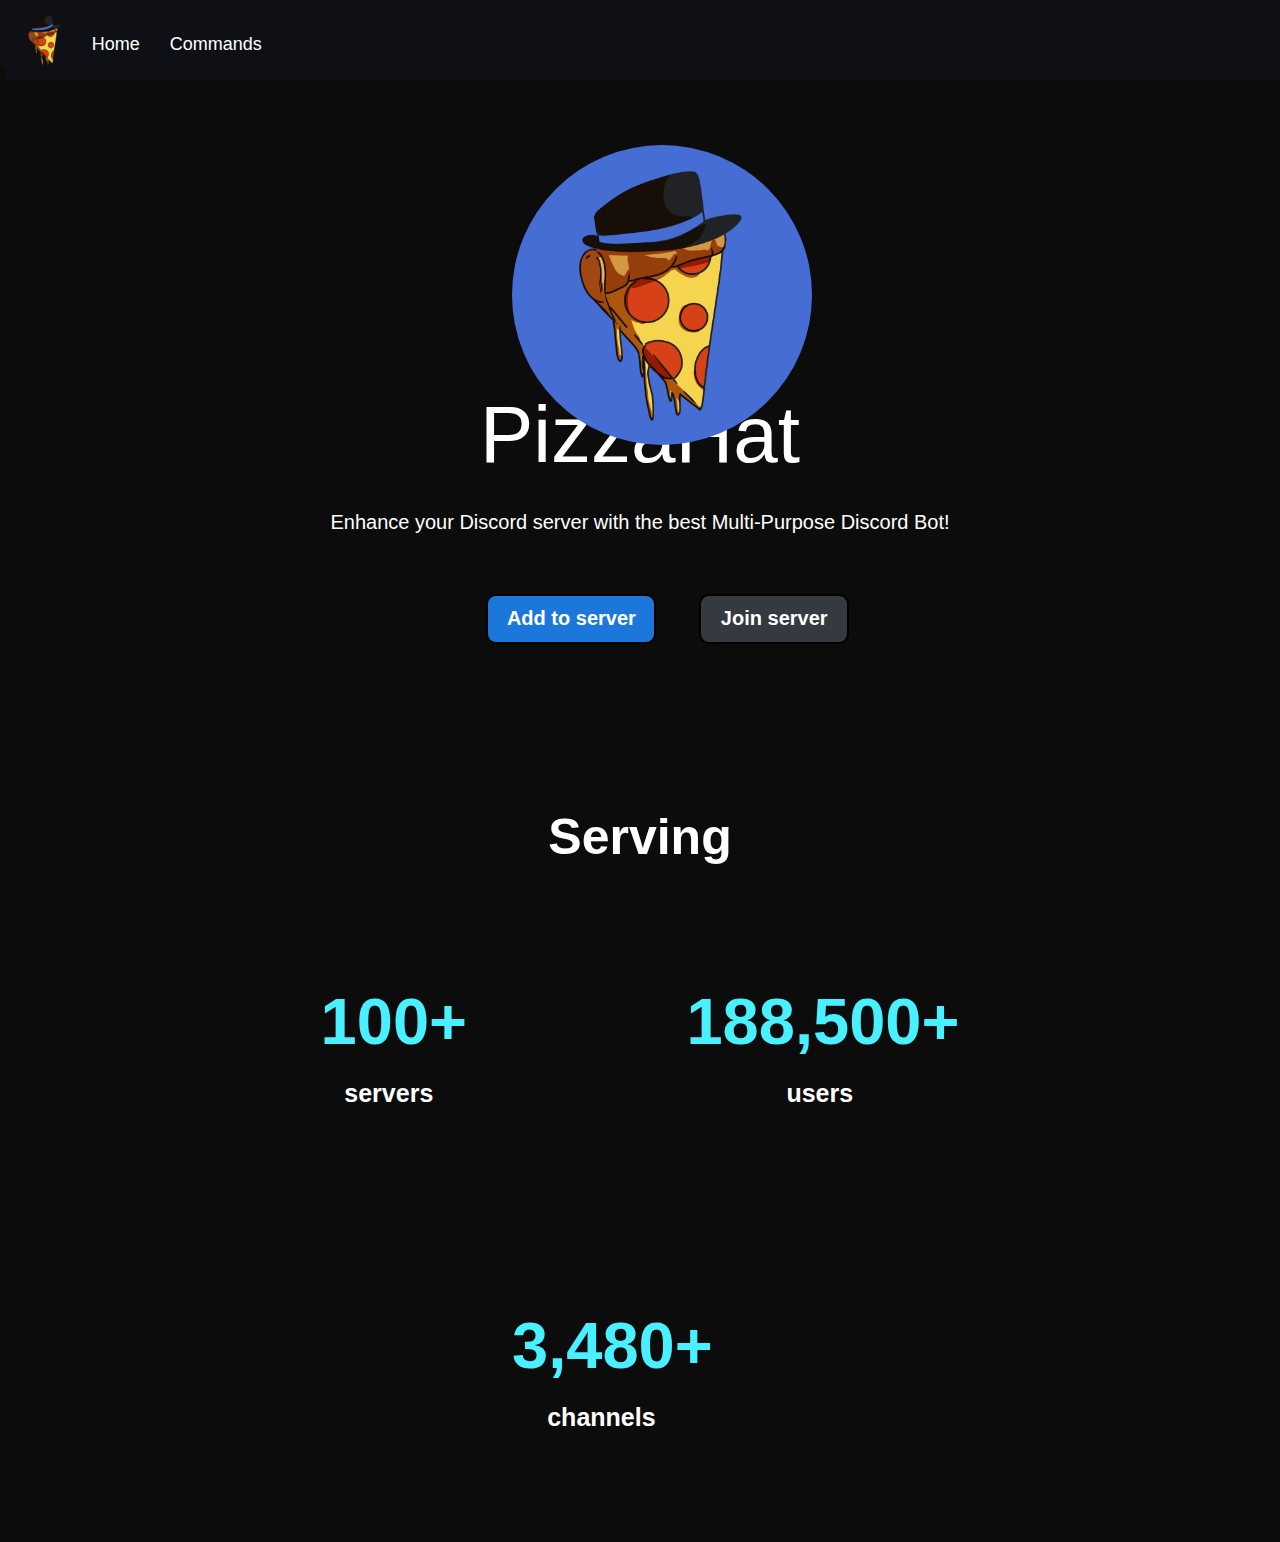
<file: templates/index.html>
<!DOCTYPE html>
<html lang="en">
<head>
    <meta charset="UTF-8">
    <link rel="stylesheet" href="./styles.css">
    <link rel="apple-touch-icon" sizes="180x180" href="./favicon_io/apple-touch-icon.png">
    <link rel="icon" type="image/png" sizes="32x32" href="./favicon_io/favicon-32x32.png">
    <link rel="icon" type="image/png" sizes="16x16" href="./favicon_io/favicon-16x16.png">
    <link rel="manifest" href="./favicon_io/site.webmanifest">
    <meta http-equiv="X-UA-Compatible" content="IE=edge, chrome=1">
    <meta name="viewport" content="width=device-width, initial-scale=1.0, maximum-scale=1, user-scalable=no">
    <meta name="HandheldFriendly" content="true">
    <title>PizzaHat</title>
    <!-- Primary Meta tags -->
    <meta name="title", content="PizzaHat">
    <meta name="description" content="PizzaHat is a multi-purpose Discord Bot, which provides some epic server utilities and has features like powerful moderation, utility, music and much more!">
    <meta name="keywords" content="Discord, Bot, PizzaHat, Website, Discord Bot, Moderation, Music, Discord.py, Utility,Automoderation">
    <meta property="og:url", content="/">
    <meta property="og:site_name", content="PizzaHat">
    <meta property="og:title", content="PizzaHat">
    <meta property="og:description", content="PizzaHat is a multi-purpose Discord Bot, which provides some epic server utilities and has features like powerful moderation, utility, music and much more!">
    <meta property="og:image", content="https://i.imgur.com/EvllFBn.png">
    <meta property="og:image:type", content="image/png">
    <meta property="og:type", content="website">
    <!-- Twitter -->
    <meta property="twitter:card", content="summary_large_image">
    <meta property="twitter:url", content="https://pizzahat.ml">
    <meta property="twitter:title", content="PizzaHat">
    <meta property="twitter:description", content="PizzaHat is a multi-purpose Discord Bot, which provides some epic server utilities and has features like powerful moderation, utility, music and much more!">
    <meta property="twitter:image", content="https://i.imgur.com/EvllFBn.png">
    <meta name="theme-color", content="#2469df">
</head>
<body>
    <div class="navbar">

        <a href="#">
            <img src="./assets/bot-logo (transparent).png" alt="logo" class="navbar-logo" width="60" height="60">
        </a>

        <div class="navbar-items">
            <a href="#">Home</a>
            <a href="./commands.html">Commands</a>
        </div>

    </div>

    <div>

        <h1 class="title">PizzaHat</h1>

        <p class="bot-description">
            Enhance your Discord server with the best Multi-Purpose Discord Bot!
        </p>

        <button class="invite" type="button" onclick="window.open(
            'https://dsc.gg/pizza-invite',
            '_blank'
        );">
        <!-- <img src="./assets/discord-logo.png" alt="Discord Logo" class="DiscordLogo" height="25px"> -->
            Add to server
        </button>

        <button class="server-invite" type="button" onclick="window.open(
            'https://discord.gg/WhNVDTF',
            '_blank'
        );">
            Join server
        </button>

    </div>

    <img src="./assets/bot-logo.png" alt="logo" class="bot-logo">
    <br>


    <div class="bot-stats">
        <h2 class="title">Serving</h2>
        <br>

        <div class="stats">
            <p class="server_count">100+</p>
            <p class="servers">servers</p>
        </div>

        <div class="stats">
            <p class="user_count">188,500+</p>
            <p class="users">users</p>
        </div>

        <div class="stats">
            <p class="channel_count">3,480+</p>
            <p class="channels">channels</p>
        </div>

    </div>

</body>
</html>
</file>
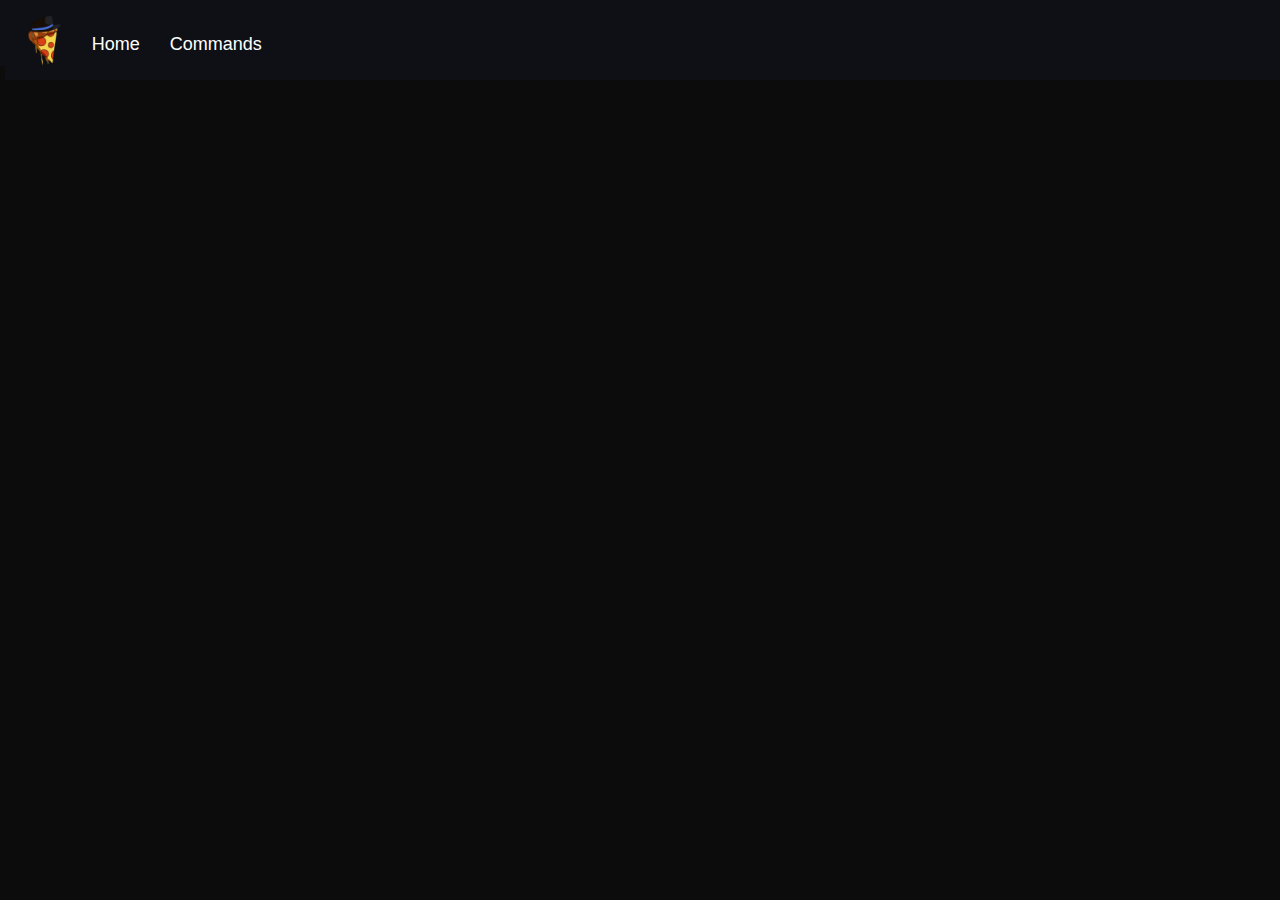
<file: templates/commands.html>
<!DOCTYPE html>
<html lang="en">
<head>
    <meta charset="UTF-8">
    <link rel="stylesheet" href="./commands.css">
    <link rel="apple-touch-icon" sizes="180x180" href="./favicon_io/apple-touch-icon.png">
    <link rel="icon" type="image/png" sizes="32x32" href="./favicon_io/favicon-32x32.png">
    <link rel="icon" type="image/png" sizes="16x16" href="./favicon_io/favicon-16x16.png">
    <link rel="manifest" href="./favicon_io/site.webmanifest">
    <meta http-equiv="X-UA-Compatible" content="IE=edge, chrome=1">
    <meta name="viewport" content="width=device-width, initial-scale=1.0, maximum-scale=1, user-scalable=no">
    <meta name="HandheldFriendly" content="true">
    <title>PizzaHat</title>
    <!-- Primary Meta tags -->
    <meta name="title", content="PizzaHat">
    <meta name="description" content="PizzaHat is a multi-purpose Discord Bot, which provides some epic server utilities and has features like powerful moderation, utility, music and much more!">
    <meta name="keywords" content="Discord, Bot, PizzaHat, Website, Discord Bot, Moderation, Music, Discord.py, Utility,Automoderation">
    <meta property="og:url", content="/">
    <meta property="og:site_name", content="PizzaHat">
    <meta property="og:title", content="PizzaHat">
    <meta property="og:description", content="PizzaHat is a multi-purpose Discord Bot, which provides some epic server utilities and has features like powerful moderation, utility, music and much more!">
    <meta property="og:image", content="https://i.imgur.com/EvllFBn.png">
    <meta property="og:image:type", content="image/png">
    <meta property="og:type", content="website">
    <!-- Twitter -->
    <meta property="twitter:card", content="summary_large_image">
    <meta property="twitter:url", content="https://pizzahat.ml">
    <meta property="twitter:title", content="PizzaHat">
    <meta property="twitter:description", content="PizzaHat is a multi-purpose Discord Bot, which provides some epic server utilities and has features like powerful moderation, utility, music and much more!">
    <meta property="twitter:image", content="https://i.imgur.com/EvllFBn.png">
    <meta name="theme-color", content="#2469df">
</head>
<body>
    <div class="navbar">

        <a href="./index.html">
            <img src="./assets/bot-logo (transparent).png" alt="logo" class="navbar-logo" width="60" height="60">
        </a>

        <div class="navbar-items">
            <a href="./index.html">Home</a>
            <a href="#">Commands</a>
        </div>

    </div>
</body>
</html>
</file>
<file: templates/styles.css>
* {
    background-color: #0c0c0c;
    font-family: 'Poppins', Helvetica, sans-serif, Arial;
    margin: 0;
    padding: 0;
}

h1.title {
    color: white;
    font-weight: 530;
    font-size: 80px;
    padding-bottom: 50px;
    margin-top: 21%;
    text-align: center;
}

p {
    color: white;
    text-align: center;
    margin-top: -20px;
    padding: 10px;
    font-size: 20px;
    font-family: 'Inter', Arial, Helvetica;
}

.invite {
    background-color: #1b77da;
    color: white;
    border: 2px solid black;
    min-width: 170px;
    min-height: 50px;
    cursor: pointer;
    border-radius: 10px;
    font-family: proxima-nova, sans-serif;
    font-size: 20px;
    font-weight: 600;
    margin-top: 50px;
    margin-left: 29%;
}

.invite:hover {
    background-color: #104fee;
}

.server-invite {
    background-color: #343a40;
    color: white;
    border: 2px solid black;
    min-width: 150px;
    min-height: 50px;
    cursor: pointer;
    border-radius: 10px;
    font-family: proxima-nova, sans-serif;
    font-size: 20px;
    font-weight: 600;
    margin-top: 25px;
    margin-left: 32%;
}

.server-invite:hover {
    background-color: #202020;
}

.navbar {
    background-color: #0e1015;
    height: 80px;
}

.navbar-logo {
    background-color: #0e1015;
    padding: 10px;
    margin-left: 5px;
}

.navbar-items {
    display: none;
}

.bot-logo {
    display: none;
}

.bot-stats {
    text-align: center;
    padding-top: 27%;
    box-sizing: border-box;
    justify-content: center;
}

.bot-stats .title {
    color: white;
    font-size: 50px;
    padding-bottom: 10px;
    text-align: center;
}

.bot-stats .server_count {
    color: #49f0ff;
    padding-bottom: 30px;
    font-size: 65px;
}

.bot-stats .user_count {
    color: #49f0ff;
    padding-bottom: 30px;
    margin-left: -40%;
    font-size: 65px;
}

.bot-stats .channel_count {
    color: #49f0ff;
    padding-bottom: 30px;
    margin-left: -25%;
    font-size: 65px;
}

.bot-stats .stats {
    padding: 25px;
    font-weight: 700;
    display: inline-block;
    padding: 100px;
    text-align: center;
}

.bot-stats .servers {
    font-size: 25px;
    padding-right: 20px;
}

.bot-stats .users {
    font-size: 25px;
    margin-right: 30%;
}

.bot-stats .channels {
    font-size: 25px;
    margin-right: 35%;
}


#fof-button{
    text-decoration: none;
    color: white;
    box-shadow: 0px 0px 10px 5px #23272a;
    padding: 15px 30px 10px 30px;
    margin-top: 30%;
    margin-left: 44%;
    font-size: 30px;
    border-radius: 15px;
    transition: .75s;

}

#fof-button:hover{
    box-shadow: 0px 0px 10px 2.5px #5865F2;
    transition: .75s;
}


@media only screen and (min-width: 800px) {
    .navbar {
        background-color: #0e1015;
        height: 80px;
    }
    
    .navbar-logo {
        background-color: #0e1015;
        padding: 10px;
        margin-left: 5px;
    }
    
    .navbar-items {
        background-color: #0e1015;
        display: flex;
        overflow: hidden;
        margin-top: -70px;
        margin-left: 6%;
    }
    
    .navbar-items a {
        float: left;
        background-color: #0e1015;
        color: white;
        text-align: center;
        text-decoration: none;
        font-family: 'Inter', Arial, Helvetica;
        font-size: 18px;
        padding: 15px;
        margin-top: 5px;
    }
    
    .navbar-items a:hover {
        color: #6590ff;
    }
    
    .navbar-items a:active {
        color: white;
    }

    .invite {
        margin-left: 30%;
    }
    
    .server-invite {
        margin-left: 3%;
    }

    .bot-stats .user_count {
        margin-left: -5px;
    }

    .bot-stats .users {
        padding-left: 85px;
    }
}

@media only screen and (min-width: 1200px) {
    .bot-logo {
        border-radius: 50%;
        margin-left: 40%;
        margin-top: -39%;
        max-width: 300px;
        max-height: 300px;
        display: block;
        animation-name: floating-logo;
        animation-duration: 2s;
        animation-iteration-count: infinite;
        animation-timing-function: ease-in-out;
    }

    @keyframes floating-logo {
        0% {transform: translate(0,  0px);}
        50% {transform: translate(0, 25px);}
        100% {transform: translate(0, -0px);} 
    }

    h1.title {
        padding: 40px;
    }

    .invite {
        margin-left: 38%;
    }
    
    .server-invite {
        margin-left: 3%;
    }
}
</file>
<file: templates/commands.css>
* {
    background-color: #0c0c0c;
    margin: 0;
    padding: 0;
}

.navbar {
    background-color: #0e1015;
    height: 80px;
}

.navbar-logo {
    background-color: #0e1015;
    padding: 10px;
    margin-left: 5px;
}

.navbar-items {
    background-color: #0e1015;
    overflow: hidden;
    margin-top: -70px;
    margin-left: 6%;
}

.navbar-items a {
    float: left;
    background-color: #0e1015;
    color: white;
    text-align: center;
    text-decoration: none;
    font-family: 'Inter', Arial, Helvetica;
    font-size: 18px;
    padding: 15px;
    margin-top: 5px;
}

.navbar-items a:hover {
    color: #6590ff;
}

.navbar-items a:active {
    color: white;
}
</file>
